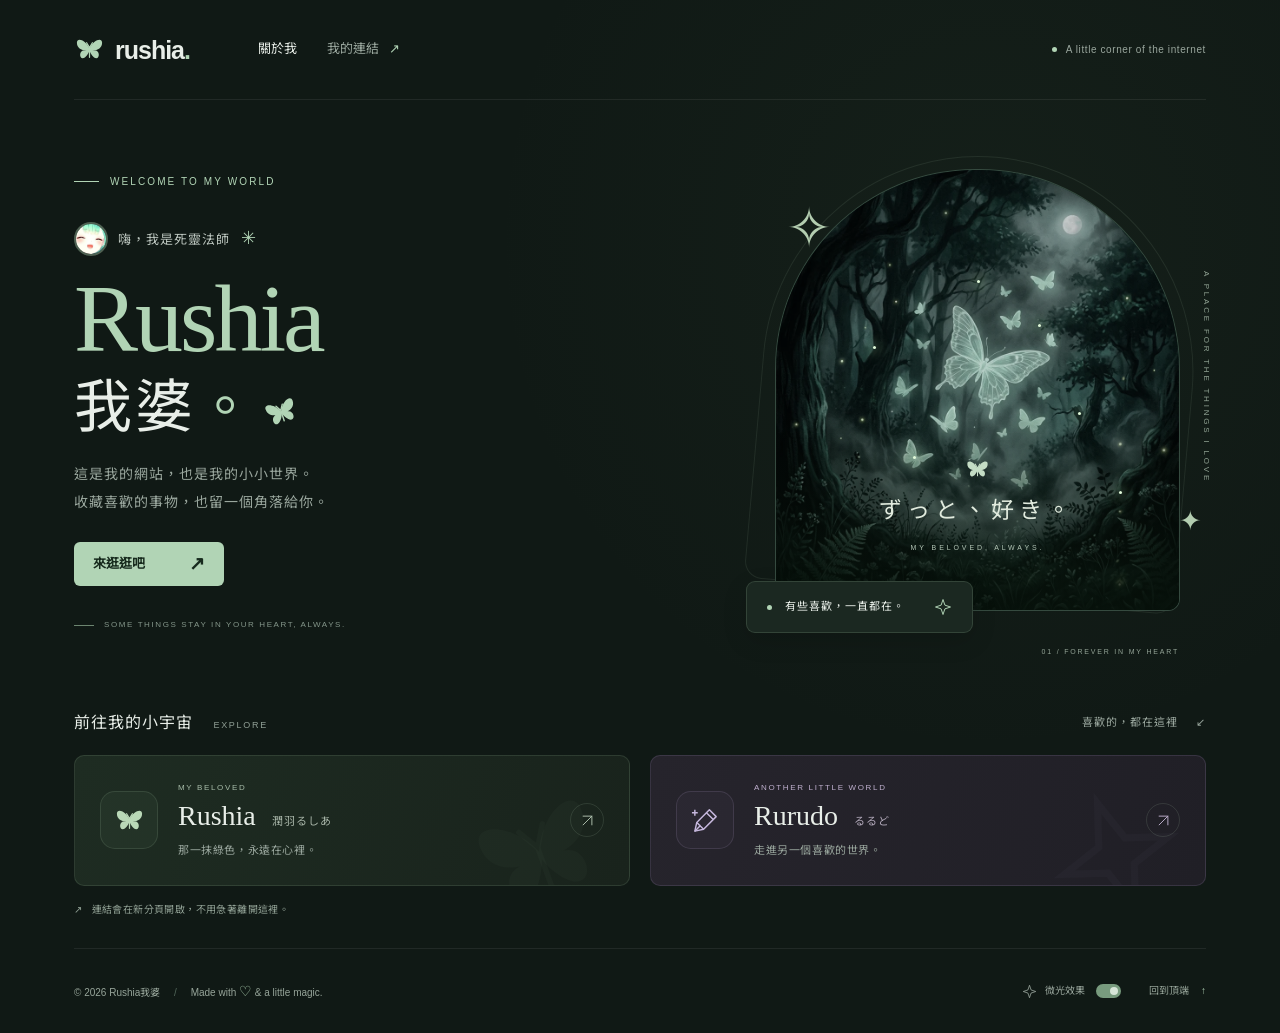
<file: index.html>
<!doctype html>
<html lang="zh-Hant" prefix="og: http://ogp.me/ns#">
  <head>
    <meta charset="UTF-8" />
    <meta name="viewport" content="width=device-width, initial-scale=1.0" />
    <meta
      name="description"
      content="Rushia我婆 — 死靈法師的小小世界。收藏喜歡的事物，也留一個角落給你。"
    />
    <meta name="theme-color" content="#101915" />
    <meta property="og:title" content="Rushia我婆 · 死靈法師" />
    <meta
      property="og:description"
      content="死靈法師的小小世界。收藏喜歡的事物，也留一個角落給你。"
    />
    <meta
      property="og:url"
      content="https://rushiaismywaifu.github.io/aboutme/"
    />
    <meta
      property="og:image"
      content="https://rushiaismywaifu.github.io/aboutme/assets/avatar.png"
    />
    <meta property="og:type" content="website" />
    <meta property="og:site_name" content="Rushia My Beloved" />
    <link rel="icon" href="assets/favicon.png" type="image/png" sizes="32x32" />
    <link rel="icon" href="assets/favicon.svg" type="image/svg+xml" sizes="any" />
    <link rel="stylesheet" href="style.css" />
    <script src="cursor.js" defer></script>
    <script src="main.js" defer></script>
    <title>Rushia我婆 · 死靈法師的小小世界</title>
  </head>
  <body>
    <a class="skip-link" href="#main">跳至主要內容</a>
    <svg
      class="icon-library"
      xmlns="http://www.w3.org/2000/svg"
      aria-hidden="true"
    >
      <symbol id="butterfly" viewBox="0 0 32 32">
        <path
          d="M16 15C12 6 3 3 3 9c0 5 4 8 10 8C5 15 5 25 9 25c3 0 6-5 7-8 1 3 4 8 7 8 4 0 4-10-4-8 6 0 10-3 10-8 0-6-9-3-13 6Z"
          fill="currentColor"
        />
        <path
          d="M16 14v10m0-10-3-5m3 5 3-5"
          fill="none"
          stroke="currentColor"
          stroke-width="1.3"
          stroke-linecap="round"
        />
      </symbol>
      <symbol id="arrow" viewBox="0 0 24 24">
        <path
          d="M5 19 19 5M5 5h14v14"
          fill="none"
          stroke="currentColor"
          stroke-width="1.5"
          stroke-linecap="round"
          stroke-linejoin="round"
        />
      </symbol>
      <symbol id="sparkle" viewBox="0 0 24 24">
        <path
          d="m12 2 2.5 7.5L22 12l-7.5 2.5L12 22l-2.5-7.5L2 12l7.5-2.5Z"
          fill="none"
          stroke="currentColor"
          stroke-width="1.3"
        />
      </symbol>
    </svg>
    <div class="site-shell">
      <header class="site-header">
        <a class="brand" href="#" aria-label="Rushia 首頁"
          ><svg aria-hidden="true"><use href="#butterfly" /></svg
          ><span>rushia<span class="brand-dot">.</span></span></a
        >
        <nav aria-label="主要導覽">
          <a class="nav-about" href="#about">關於我</a
          ><a href="#links">我的連結 <span aria-hidden="true">↗</span></a>
        </nav>
        <span class="header-note"><i></i> A little corner of the internet</span>
      </header>
      <main id="main">
        <section class="hero" id="about" aria-labelledby="hero-title">
          <div class="hero-copy">
            <div class="eyebrow">
              <span class="short-line"></span> WELCOME TO MY WORLD
            </div>
            <div class="profile-label">
              <img
                src="assets/avatar.png"
                alt="微笑的 Rushia 頭像"
                width="36"
                height="36"
              /><span
                >嗨，我是死靈法師
                <span class="wave" aria-hidden="true">✳</span></span
              >
            </div>
            <h1 id="hero-title">
              <span class="name">Rushia</span
              ><span class="chinese-title"
                >我婆<span class="title-period">。</span
                ><svg aria-hidden="true"><use href="#butterfly" /></svg
              ></span>
            </h1>
            <p class="intro">
              這是我的網站，也是我的小小世界。<br />收藏喜歡的事物，也留一個角落給你。
            </p>
            <a class="explore-button" href="#links"
              >來逛逛吧 <span aria-hidden="true">↗</span></a
            >
            <div class="hero-caption">
              <span></span> SOME THINGS STAY IN YOUR HEART, ALWAYS.
            </div>
          </div>
          <div class="hero-art">
            <div class="art-orbit" aria-hidden="true"></div>
            <span class="art-coordinate" aria-hidden="true"
              >A PLACE FOR THE THINGS I LOVE</span
            >
            <div class="art-window">
              <img
                class="forest"
                src="assets/forest.webp"
                alt="月光下的幽靜森林，薄荷綠蝴蝶與微光在霧中飛舞"
                width="928"
                height="1152"
                fetchpriority="high"
              />
              <div class="fireflies" aria-hidden="true">
                <i></i><i></i><i></i><i></i><i></i><i></i>
              </div>
              <div class="art-text">
                <svg aria-hidden="true"><use href="#butterfly" /></svg
                ><span>ずっと、好き。</span><small>MY BELOVED, ALWAYS.</small>
              </div>
            </div>
            <span class="art-star star-one" aria-hidden="true">✧</span
            ><span class="art-star star-two" aria-hidden="true">✦</span>
            <div class="memory-label">
              <span class="status-dot"></span> 有些喜歡，一直都在。<svg
                aria-hidden="true"
              >
                <use href="#sparkle" />
              </svg>
            </div>
            <span class="art-index" aria-hidden="true"
              >01 / FOREVER IN MY HEART</span
            >
          </div>
        </section>
        <section class="links-section" id="links" aria-labelledby="links-title">
          <div class="section-heading">
            <h2 id="links-title">前往我的小宇宙 <span>EXPLORE</span></h2>
            <span class="section-note"
              >喜歡的，都在這裡 <span aria-hidden="true">↙</span></span
            >
          </div>
          <div class="link-grid">
            <a
              class="world-card rushia-card"
              href="https://rushiaismywaifu.github.io"
              target="_blank"
              rel="noopener noreferrer"
              aria-label="前往 Rushia 網站（在新分頁開啟）"
            >
              <span class="card-icon"
                ><svg aria-hidden="true"><use href="#butterfly" /></svg
              ></span>
              <div class="card-copy">
                <div class="card-kicker">MY BELOVED</div>
                <h3>Rushia <span>潤羽るしあ</span></h3>
                <p>那一抹綠色，永遠在心裡。</p>
              </div>
              <span class="card-arrow"
                ><svg aria-hidden="true"><use href="#arrow" /></svg
              ></span>
              <svg class="card-decoration" aria-hidden="true">
                <use href="#butterfly" />
              </svg>
            </a>
            <a
              class="world-card rurudo-card"
              href="https://chikenscrach.github.io"
              target="_blank"
              rel="noopener noreferrer"
              aria-label="前往 Rurudo 網站（在新分頁開啟）"
            >
              <span class="card-icon"
                ><svg aria-hidden="true" viewBox="0 0 32 32">
                  <path
                    d="m20 5 7 7-13 13-9 2 2-9Z"
                    fill="none"
                    stroke="currentColor"
                    stroke-width="1.5"
                    stroke-linejoin="round"
                  />
                  <path
                    d="m17 8 7 7M7 18l7 7M5 27l6-6"
                    stroke="currentColor"
                    stroke-width="1.5"
                  />
                  <path
                    d="M5 5v6M2 8h6"
                    stroke="currentColor"
                    stroke-width="1.5"
                  /></svg
              ></span>
              <div class="card-copy">
                <div class="card-kicker">ANOTHER LITTLE WORLD</div>
                <h3>Rurudo <span>るるど</span></h3>
                <p>走進另一個喜歡的世界。</p>
              </div>
              <span class="card-arrow"
                ><svg aria-hidden="true"><use href="#arrow" /></svg
              ></span>
              <svg class="card-decoration" aria-hidden="true">
                <use href="#sparkle" />
              </svg>
            </a>
          </div>
          <p class="links-hint">
            <span aria-hidden="true">↗</span>
            連結會在新分頁開啟，不用急著離開這裡。
          </p>
        </section>
      </main>
      <footer class="site-footer">
        <p>
          © <span id="year">2026</span> Rushia我婆
          <span class="footer-divider">/</span> Made with
          <span class="heart">♡</span> & a little magic.
        </p>
        <button
          class="ambience-toggle"
          id="ambience-toggle"
          type="button"
          aria-pressed="false"
          hidden
        >
          <svg aria-hidden="true"><use href="#sparkle" /></svg>微光效果<span
            class="toggle-track"
            aria-hidden="true"
          ></span
          ><span id="ambience-state" class="sr-only">關閉</span></button
        ><a class="back-top" href="#" aria-label="回到頁首"
          >回到頂端 <span aria-hidden="true">↑</span></a
        >
      </footer>
    </div>
  </body>
</html>
</file>
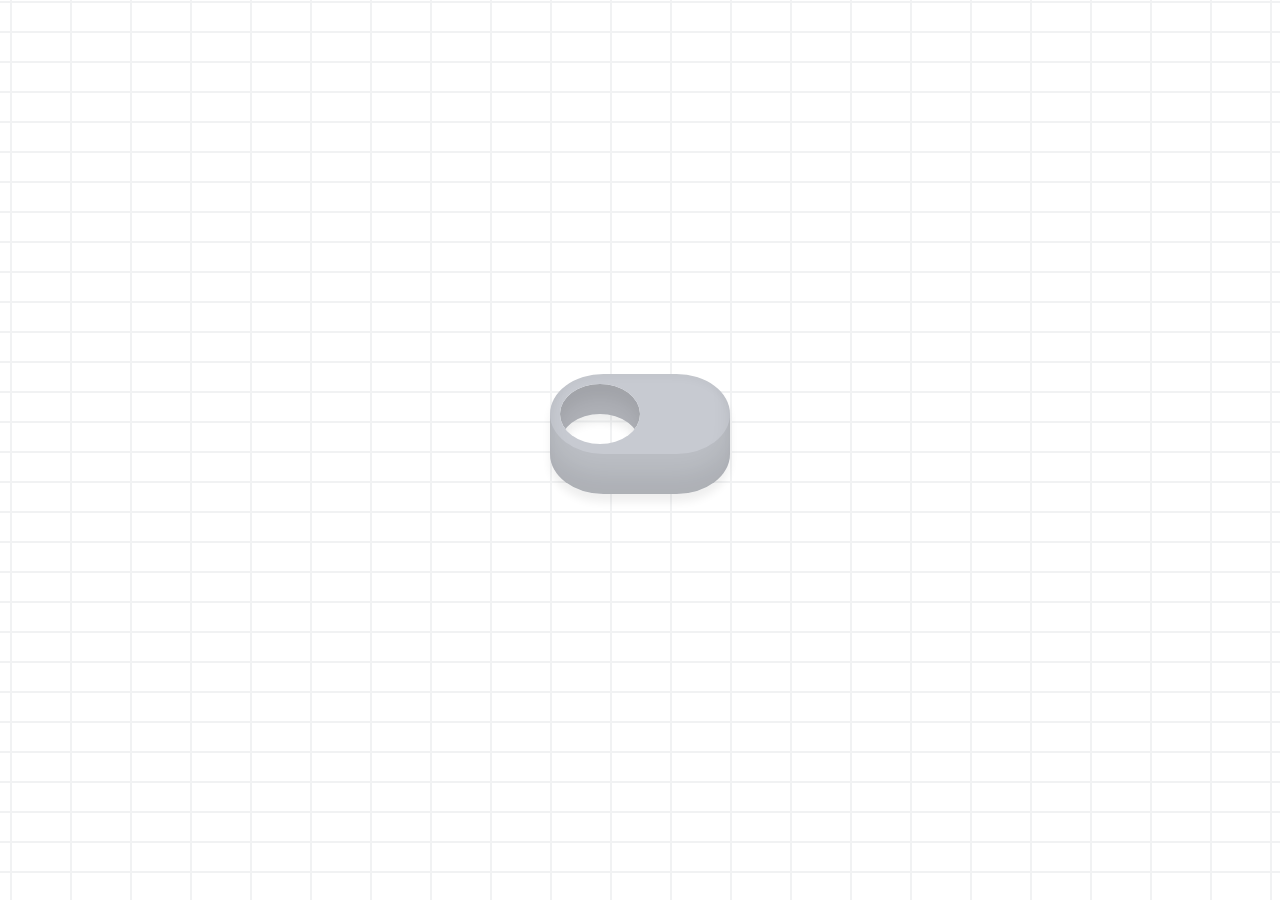
<file: test.html>
<!DOCTYPE html>
<html lang="zh-Hant">
<head>
  <meta charset="UTF-8">
  <meta name="viewport" content="width=device-width, initial-scale=1.0">
  <title>Toggle Switch</title>
  <style>
    /* ===== 1. 設計令牌集中管理 ===== */
    :root {
      --grid-color: #f1f2f3;
      --bg-color: #fff;
      --toggle-off: #c7cad1;
      --toggle-mid: #829ad6;
      --toggle-on: #255ff4;
      --duration: 0.5s;
      --easing: cubic-bezier(0.6, 0, 0.4, 1);
    }

    /* ===== 2. 暗色模式只需覆寫變數 ===== */
    @media (prefers-color-scheme: dark) {
      :root {
        --grid-color: #3a3d46;
        --bg-color: #2e3138;
        --toggle-off: #5c6270;
        --toggle-mid: #3d5fb6;
      }
    }

    /* ===== 3. Reset 含 ::before/::after ===== */
    *,
    *::before,
    *::after {
      border: 0;
      box-sizing: border-box;
      margin: 0;
      padding: 0;
    }

    /* ===== 4. Body ===== */
    body {
      font: 80px / 1.5 sans-serif;
      background-image:
        linear-gradient(90deg, var(--grid-color) 2px, transparent 2px),
        linear-gradient(var(--grid-color) 2px, var(--bg-color) 2px);
      background-size: 0.75em 0.375em;
      background-position: 50% calc(50% + 0.2em);
      display: grid;
      place-items: center;
      min-height: 100vh;
      min-height: 100dvh; /* 現代瀏覽器優先採用 dvh */
    }

    /* ===== 5. 無障礙：螢幕閱讀器專用文字 ===== */
    .sr-only {
      position: absolute;
      width: 1px;
      height: 1px;
      margin: -1px;
      overflow: hidden;
      clip-path: inset(50%);
      white-space: nowrap;
    }

    /* ===== 6. Toggle 元件 ===== */
    .toggle {
      font: inherit; /* 確保 em 單位與 body 一致 */
      animation: bg-off var(--duration) var(--easing);
      background-color: var(--toggle-off);
      border-radius: 0.67em / 0.5em;
      box-shadow:
        0 0.05em 0.1em #00000007 inset,
        0 -0.25em 0.25em #0001 inset,
        0 -0.5em 0 #0001 inset,
        0 0.1em 0.1em #0001;
      cursor: pointer;
      position: relative;
      width: 2.25em;
      height: 1.5em;
      appearance: none;
      -webkit-tap-highlight-color: transparent;
    }

    .toggle::before {
      content: "";
      animation: handle-off var(--duration) var(--easing);
      background-image:
        linear-gradient(90deg, var(--grid-color) 2px, transparent 2px),
        linear-gradient(var(--grid-color) 2px, var(--bg-color) 2px);
      background-attachment: fixed;
      background-size: 0.75em 0.375em;
      background-position: 50% calc(50% - 0.1875em);
      border-radius: 0.5em / 0.375em;
      box-shadow:
        0 0.175em 0.175em 0 #0001 inset,
        0 0.375em 0 #0002 inset,
        0 0.375em 0 var(--toggle-off) inset,
        0 0.475em 0.1em #0001 inset;
      display: block;
      position: absolute;
      top: 0.125em;
      left: 0.125em;
      width: 1em;
      height: 0.75em;
    }

    /* Checked 狀態 */
    .toggle:checked {
      animation: bg-on var(--duration) var(--easing) forwards;
    }

    .toggle:checked::before {
      animation: handle-on var(--duration) var(--easing) forwards;
    }

    /* 7. 鍵盤 focus 可見指示（取代 outline:none） */
    .toggle:focus-visible {
      outline: 3px solid var(--toggle-on);
      outline-offset: 4px;
    }

    /* 8. data 屬性取代 class 控制初始狀態 */
    .toggle[data-pristine],
    .toggle[data-pristine]::before {
      animation: none;
    }

    /* 9. 尊重使用者動態偏好 */
    @media (prefers-reduced-motion: reduce) {
      .toggle,
      .toggle::before {
        animation: none !important;
      }
    }

    /* ===== Animations ===== */
    @keyframes bg-off {
      from  { background-color: var(--toggle-on); }
      50%   { background-color: var(--toggle-mid); }
      to    { background-color: var(--toggle-off); }
    }

    @keyframes bg-on {
      from  { background-color: var(--toggle-off); }
      50%   { background-color: var(--toggle-mid); }
      to    { background-color: var(--toggle-on); }
    }

    @keyframes handle-off {
      from {
        box-shadow:
          0 0.175em 0.175em 0 #0001 inset,
          0 0.375em 0 #0002 inset,
          0 0.375em 0 var(--toggle-on) inset,
          0 0.475em 0.1em #0001 inset;
        left: 1.125em;
        width: 1em;
      }
      50% {
        box-shadow:
          0 0.175em 0.175em 0 #0001 inset,
          0 0.375em 0 #0002 inset,
          0 0.375em 0 var(--toggle-mid) inset,
          0 0.475em 0.1em #0001 inset;
        left: 0.125em;
        width: 2em;
      }
      to {
        box-shadow:
          0 0.175em 0.175em 0 #0001 inset,
          0 0.375em 0 #0002 inset,
          0 0.375em 0 var(--toggle-off) inset,
          0 0.475em 0.1em #0001 inset;
        left: 0.125em;
        width: 1em;
      }
    }

    @keyframes handle-on {
      from {
        box-shadow:
          0 0.175em 0.175em 0 #0001 inset,
          0 0.375em 0 #0002 inset,
          0 0.375em 0 var(--toggle-off) inset,
          0 0.475em 0.1em #0001 inset;
        left: 0.125em;
        width: 1em;
      }
      50% {
        box-shadow:
          0 0.175em 0.175em 0 #0001 inset,
          0 0.375em 0 #0002 inset,
          0 0.375em 0 var(--toggle-mid) inset,
          0 0.475em 0.1em #0001 inset;
        left: 0.125em;
        width: 2em;
      }
      to {
        box-shadow:
          0 0.175em 0.175em 0 #0001 inset,
          0 0.375em 0 #0002 inset,
          0 0.375em 0 var(--toggle-on) inset,
          0 0.475em 0.1em #0001 inset;
        left: 1.125em;
        width: 1em;
      }
    }
  </style>
</head>
<body>

  <!-- 10. 語意化：label 包裹 + role="switch" -->
  <label>
    <span class="sr-only">切換開關</span>
    <input type="checkbox" class="toggle" role="switch" data-pristine>
  </label>

  <script>
    // 11. 精簡 JS：只執行一次就夠了
    const toggle = document.querySelector(".toggle");
    toggle.addEventListener("click", () => {
      toggle.removeAttribute("data-pristine");
    }, { once: true });
  </script>

</body>
</html>
</file>
<file: style.css>
/* Local subset covers the page's CJK text; new glyphs use system fallbacks.
   Noto Sans TC is licensed under the SIL OFL (assets/OFL.txt). */
@font-face {
  font-family: "Site Noto TC";
  src: url("assets/noto-tc-subset.woff2") format("woff2");
  font-style: normal;
  font-weight: 400;
  font-display: swap;
  unicode-range: U+3000-9FFF, U+FF00-FFEF;
}
/* Shared palette and layout tokens; no external runtime dependencies. */
:root {
  color-scheme: dark;
  --bg: #101915;
  --text: #e8eee8;
  --muted: #99a69d;
  --mint: #b1d4b5;
  --line: #ffffff12;
  --serif: Georgia, "Times New Roman", "Site Noto TC", serif;
}
* {
  box-sizing: border-box;
}
html {
  scroll-behavior: smooth;
  scroll-padding-top: 32px;
}
body {
  margin: 0;
  background: var(--bg);
  color: var(--text);
  font-family:
    -apple-system, BlinkMacSystemFont, "Segoe UI", "Site Noto TC",
    "Noto Sans TC", "Microsoft JhengHei", sans-serif;
  font-size: 14px;
  line-height: 1.6;
  -webkit-font-smoothing: antialiased;
}
body::before {
  content: "";
  position: absolute;
  top: 0;
  right: 0;
  width: 65%;
  height: 800px;
  background: radial-gradient(ellipse at 65% 30%, #54745312, transparent 65%);
  pointer-events: none;
  z-index: -1;
}
a {
  color: inherit;
  text-decoration: none;
}
button {
  font: inherit;
}
svg {
  width: 24px;
  height: 24px;
  flex-shrink: 0;
}
a,
button {
  -webkit-tap-highlight-color: transparent;
}
a:focus-visible,
button:focus-visible {
  outline: 2px solid var(--mint);
  outline-offset: 6px;
  border-radius: 4px;
}
::selection {
  background: #b1d4b5;
  color: #101915;
}
.icon-library {
  position: absolute;
  width: 0;
  height: 0;
  overflow: hidden;
}
.site-shell {
  max-width: 1240px;
  margin: 0 auto;
  padding: 0 54px;
}
.site-header {
  height: 100px;
  display: flex;
  align-items: center;
  border-bottom: 1px solid var(--line);
  gap: 68px;
}
.brand {
  display: inline-flex;
  align-items: center;
  gap: 10px;
  font-size: 25px;
  letter-spacing: -1px;
  font-weight: 600;
}
.brand > svg {
  color: var(--mint);
  width: 31px;
  height: 31px;
}
.brand-dot {
  color: var(--mint);
}
nav {
  display: flex;
  gap: 30px;
  font-size: 13px;
}
nav a {
  color: var(--muted);
  transition: color 0.2s;
}
nav a:hover {
  color: var(--text);
}
nav .nav-about {
  color: var(--text);
}
nav a span {
  margin-left: 6px;
  color: var(--mint);
}
.header-note {
  margin-left: auto;
  font-size: 10px;
  letter-spacing: 0.6px;
  color: #99a69d;
  display: flex;
  align-items: center;
  gap: 9px;
}
.header-note i,
.status-dot {
  width: 5px;
  height: 5px;
  border-radius: 50%;
  background: var(--mint);
  display: inline-block;
}
.hero {
  display: grid;
  grid-template-columns: 1.06fr 1fr;
  gap: 64px;
  align-items: center;
  padding: 62px 0 56px;
  min-height: 600px;
}
.eyebrow {
  font-size: 10px;
  letter-spacing: 2.1px;
  color: var(--mint);
  display: flex;
  align-items: center;
  gap: 11px;
}
.short-line {
  width: 25px;
  height: 1px;
  background: var(--mint);
}
.profile-label {
  display: flex;
  align-items: center;
  gap: 10px;
  margin-top: 32px;
  font-size: 13px;
  letter-spacing: 1px;
  color: #bbc5be;
}
.profile-label img {
  border: 2px solid #aacead66;
  border-radius: 50%;
  width: 34px;
  height: 34px;
}
.wave {
  color: var(--mint);
  font-size: 18px;
  margin-left: 6px;
}
h1 {
  font-weight: 400;
  margin: 13px 0 22px;
  line-height: 1.05;
  letter-spacing: -3px;
}
.name {
  font-family: var(--serif);
  font-size: clamp(68px, 7.5vw, 100px);
  display: block;
  color: var(--mint);
  font-weight: 400;
}
.chinese-title {
  display: flex;
  align-items: center;
  font-size: 58px;
  letter-spacing: 3px;
  font-weight: 500;
  margin-top: 7px;
}
.title-period {
  color: var(--mint);
}
.chinese-title svg {
  width: 35px;
  height: 35px;
  transform: rotate(-18deg);
  color: var(--mint);
  margin: 10px 0 0 7px;
}
.intro {
  font-size: 14px;
  line-height: 2;
  letter-spacing: 1px;
  color: var(--muted);
  margin: 0 0 26px;
}
.explore-button {
  display: inline-flex;
  align-items: center;
  justify-content: space-between;
  gap: 44px;
  background: var(--mint);
  color: #172a1d;
  border-radius: 6px;
  padding: 12px 19px;
  font-size: 13px;
  font-weight: 600;
  transition:
    background 0.2s,
    transform 0.2s;
}
.explore-button:hover {
  background: #c8e7ca;
  transform: translateY(-2px);
}
.explore-button span {
  font-size: 19px;
  line-height: 1;
}
.hero-caption {
  display: flex;
  align-items: center;
  gap: 10px;
  color: #84968a;
  font-size: 8px;
  letter-spacing: 1.6px;
  margin-top: 33px;
}
.hero-caption > span {
  height: 1px;
  width: 20px;
  background: #6c8570;
}
.hero-art {
  position: relative;
  max-width: 440px;
  width: 100%;
  justify-self: end;
  padding: 0 26px 26px 9px;
}
.art-window {
  height: 442px;
  position: relative;
  overflow: hidden;
  border-radius: 200px 200px 12px 12px;
  border: 1px solid #aec9ad30;
  background: #182c25;
}
.forest {
  display: block;
  width: 100%;
  height: 100%;
  object-fit: cover;
  filter: brightness(0.85) saturate(0.72);
}
.art-window::after {
  content: "";
  position: absolute;
  inset: 0;
  background: linear-gradient(transparent 55%, #07120bdd);
}
.art-orbit {
  position: absolute;
  inset: -13px 13px 40px -4px;
  border: 1px solid #b6cfb719;
  border-radius: 220px 220px 18px 18px;
  transform: rotate(5deg);
  pointer-events: none;
}
.art-coordinate {
  position: absolute;
  right: -6px;
  top: 102px;
  writing-mode: vertical-rl;
  font-size: 8px;
  letter-spacing: 2.8px;
  color: #91a394;
}
.art-text {
  position: absolute;
  bottom: 57px;
  left: 0;
  right: 0;
  z-index: 1;
  display: flex;
  align-items: center;
  flex-direction: column;
}
.art-text svg {
  width: 25px;
  height: 25px;
  color: #c4ddc5;
  margin-bottom: 11px;
}
.art-text > span {
  font-family: var(--serif);
  font-size: 23px;
  letter-spacing: 5px;
  color: #e0eadd;
}
.art-text small {
  font-size: 7px;
  letter-spacing: 2.9px;
  margin-top: 12px;
  color: #b4c6b7;
}
.art-star {
  position: absolute;
  color: #b3cdb0;
  font-family: var(--serif);
  line-height: 1;
}
.star-one {
  font-size: 55px;
  top: 32px;
  left: 20px;
}
.star-two {
  font-size: 27px;
  bottom: 102px;
  right: 4px;
}
.memory-label {
  position: absolute;
  bottom: 4px;
  left: -20px;
  display: flex;
  align-items: center;
  gap: 13px;
  padding: 16px 20px;
  background: #1b2821;
  border: 1px solid #a7c9a52c;
  border-radius: 9px;
  box-shadow: 0 8px 25px #0002;
  font-size: 11px;
  letter-spacing: 1px;
}
.memory-label svg {
  width: 18px;
  height: 18px;
  color: var(--mint);
  margin-left: 16px;
}
.art-index {
  position: absolute;
  bottom: -20px;
  right: 27px;
  font-size: 7px;
  letter-spacing: 1.8px;
  color: #93a396;
}
.links-section {
  padding: 10px 0 30px;
  scroll-margin-top: 25px;
}
.section-heading {
  display: flex;
  align-items: center;
  justify-content: space-between;
  margin-bottom: 19px;
}
.section-heading h2 {
  font-size: 16px;
  font-weight: 500;
  letter-spacing: 1px;
  margin: 0;
}
.section-heading h2 span {
  font-size: 9px;
  letter-spacing: 1.7px;
  color: #8f9e94;
  font-weight: 400;
  margin-left: 15px;
}
.section-note {
  color: var(--muted);
  font-size: 11px;
  letter-spacing: 1px;
}
.section-note > span {
  margin-left: 14px;
}
.link-grid {
  display: grid;
  grid-template-columns: 1fr 1fr;
  gap: 20px;
}
.world-card {
  display: flex;
  align-items: center;
  gap: 20px;
  padding: 26px 25px;
  position: relative;
  overflow: hidden;
  border: 1px solid #9ec49f26;
  border-radius: 10px;
  background: linear-gradient(110deg, #1e2c22, #19231c);
  transition:
    transform 0.2s,
    border-color 0.2s,
    background 0.2s;
}
.world-card:hover {
  transform: translateY(-4px);
  border-color: #a9cfa565;
  background: #223328;
}
.card-icon {
  width: 58px;
  height: 58px;
  border-radius: 15px;
  display: grid;
  place-items: center;
  color: #b9d8b7;
  border: 1px solid #b4dbb322;
  background: #afdaad0b;
  flex-shrink: 0;
}
.card-icon svg {
  width: 31px;
  height: 31px;
}
.card-copy {
  position: relative;
  z-index: 1;
}
.card-kicker {
  font-size: 8px;
  letter-spacing: 1.65px;
  color: #a7bca9;
}
.card-copy h3 {
  font-family: var(--serif);
  font-size: 28px;
  font-weight: 400;
  line-height: 1.3;
  margin: 4px 0 7px;
}
.card-copy h3 span {
  font-family: Arial, "Site Noto TC", sans-serif;
  font-size: 11px;
  color: #a9b6a9;
  letter-spacing: 1px;
  margin-left: 9px;
}
.card-copy p {
  font-size: 11px;
  letter-spacing: 0.6px;
  color: var(--muted);
  margin: 0;
}
.card-arrow {
  display: grid;
  place-items: center;
  width: 34px;
  height: 34px;
  border: 1px solid #b7d4b323;
  border-radius: 50%;
  margin-left: auto;
  color: #b3c4b2;
  flex-shrink: 0;
  z-index: 1;
  transition:
    background 0.2s,
    transform 0.2s;
}
.card-arrow svg {
  width: 15px;
  height: 15px;
}
.world-card:hover .card-arrow {
  background: #b1d4b517;
  transform: rotate(8deg);
}
.card-decoration {
  position: absolute;
  width: 133px;
  height: 133px;
  right: 22px;
  bottom: -37px;
  transform: rotate(-20deg);
  color: #ccebc906;
  pointer-events: none;
}
.rurudo-card {
  background: linear-gradient(110deg, #26242c, #201f26);
  border-color: #b2a1d328;
}
.rurudo-card:hover {
  background: #2c2934;
  border-color: #baa8d867;
}
.rurudo-card .card-icon {
  color: #c5b7dc;
  border-color: #c2b0e124;
  background: #c3b0e109;
}
.rurudo-card .card-kicker,
.rurudo-card .card-arrow {
  color: #bfb0ce;
}
.rurudo-card .card-copy h3 span {
  color: #b3aabb;
}
.rurudo-card .card-decoration {
  color: #cbbbdf06;
}
.links-hint {
  margin: 16px 0 0;
  font-size: 10px;
  letter-spacing: 0.4px;
  color: #90a094;
}
.links-hint span {
  margin-right: 6px;
}
.site-footer {
  border-top: 1px solid var(--line);
  min-height: 85px;
  display: flex;
  align-items: center;
  gap: 28px;
  font-size: 10px;
  color: #96a499;
}
.site-footer p {
  margin: 0;
}
.footer-divider {
  margin: 0 11px;
  color: #53675b;
}
.heart {
  color: var(--mint);
  font-size: 14px;
}
.ambience-toggle {
  display: flex;
  align-items: center;
  gap: 8px;
  background: none;
  border: 0;
  padding: 12px 0;
  color: var(--muted);
  font-size: 10px;
  cursor: pointer;
  margin-left: auto;
  min-height: 44px;
}
.ambience-toggle[hidden] {
  display: none;
}
.ambience-toggle > svg {
  width: 15px;
  height: 15px;
}
.toggle-track {
  width: 25px;
  height: 14px;
  border-radius: 20px;
  background: #435249;
  position: relative;
  margin-left: 3px;
}
.toggle-track::before {
  content: "";
  position: absolute;
  left: 3px;
  top: 3px;
  width: 8px;
  height: 8px;
  border-radius: 50%;
  background: #d7e5d8;
  transition: transform 0.2s;
}
.ambience-toggle[aria-pressed="true"] .toggle-track {
  background: #789b7e;
}
.ambience-toggle[aria-pressed="true"] .toggle-track::before {
  transform: translateX(11px);
}
.back-top {
  padding: 12px 0;
  white-space: nowrap;
}
.back-top span {
  margin-left: 9px;
  color: var(--mint);
}
.sr-only {
  position: absolute;
  width: 1px;
  height: 1px;
  padding: 0;
  margin: -1px;
  overflow: hidden;
  clip-path: inset(50%);
  white-space: nowrap;
}
.skip-link {
  position: fixed;
  top: 12px;
  left: 20px;
  transform: translateY(-160%);
  background: var(--mint);
  color: var(--bg);
  padding: 12px 20px;
  z-index: 10;
  border-radius: 6px;
}
.skip-link:focus {
  transform: translateY(0);
}
/* Opt-in ambient motion. Static artwork remains intact without JavaScript. */
.fireflies {
  display: none;
  position: absolute;
  inset: 0;
  z-index: 1;
  pointer-events: none;
}
.effects-on .fireflies {
  display: block;
}
.fireflies i {
  position: absolute;
  left: 24%;
  top: 40%;
  width: 3px;
  height: 3px;
  border-radius: 50%;
  background: #e2fada;
  box-shadow: 0 0 12px 4px #bcf7bb42;
  animation: float-light 6s ease-in-out infinite;
}
.fireflies i:nth-child(2) {
  left: 75%;
  top: 55%;
  animation-delay: -2s;
}
.fireflies i:nth-child(3) {
  left: 50%;
  top: 25%;
  animation-delay: -4s;
}
.fireflies i:nth-child(4) {
  left: 34%;
  top: 65%;
  animation-delay: -1s;
}
.fireflies i:nth-child(5) {
  left: 65%;
  top: 35%;
  animation-delay: -3s;
}
.fireflies i:nth-child(6) {
  left: 85%;
  top: 73%;
  animation-delay: -5s;
}
.page-hidden .fireflies i {
  animation-play-state: paused;
}
@keyframes float-light {
  0%,
  100% {
    transform: translate(0, 0);
    opacity: 0.15;
  }
  50% {
    transform: translate(8px, -18px);
    opacity: 0.85;
  }
}
@media (min-width: 1450px) {
  .site-shell {
    max-width: 1320px;
    padding: 0 64px;
  }
  .hero {
    padding-top: 78px;
    padding-bottom: 75px;
    gap: 85px;
  }
  .hero-art {
    max-width: 460px;
  }
  .art-window {
    height: 475px;
  }
  .name {
    font-size: 110px;
  }
  .chinese-title {
    font-size: 64px;
  }
}
@media (max-width: 1000px) {
  .site-shell {
    padding: 0 32px;
  }
  .site-header {
    gap: 45px;
  }
  .header-note {
    font-size: 9px;
    letter-spacing: 0;
  }
  .hero {
    gap: 28px;
  }
  .art-window {
    height: 410px;
  }
  .hero-art {
    padding-right: 18px;
  }
  .chinese-title {
    font-size: 50px;
  }
  .world-card {
    padding: 22px 18px;
    gap: 14px;
  }
  .card-icon {
    width: 46px;
    height: 50px;
  }
  .card-copy h3 {
    font-size: 25px;
  }
  .card-copy h3 span {
    font-size: 9px;
    margin-left: 4px;
  }
  .hero-caption {
    font-size: 7px;
    letter-spacing: 1px;
  }
  .memory-label {
    left: -7px;
  }
}
@media (max-width: 760px) {
  .site-shell {
    padding: 0 24px;
  }
  .site-header {
    height: 80px;
    gap: 25px;
    justify-content: space-between;
  }
  .header-note {
    display: none;
  }
  nav {
    gap: 24px;
  }
  .hero {
    grid-template-columns: 1fr;
    gap: 46px;
    padding: 40px 0 55px;
  }
  .hero-copy {
    max-width: 460px;
  }
  .name {
    font-size: 86px;
  }
  .chinese-title {
    font-size: 51px;
  }
  .hero-art {
    justify-self: center;
    max-width: 385px;
    margin-bottom: 12px;
  }
  .art-window {
    height: 400px;
  }
  .profile-label {
    margin-top: 25px;
  }
  .hero-caption {
    font-size: 8px;
    margin-top: 25px;
  }
  .hero-art .memory-label {
    left: 0;
  }
  .link-grid {
    grid-template-columns: 1fr;
    gap: 14px;
  }
  .world-card {
    padding: 25px 22px;
    gap: 20px;
  }
  .card-icon {
    width: 54px;
    height: 54px;
  }
  .card-copy h3 {
    font-size: 28px;
  }
  .card-copy h3 span {
    font-size: 11px;
    margin-left: 9px;
  }
  .section-heading h2 {
    font-size: 15px;
  }
  .section-heading h2 span {
    font-size: 8px;
    margin-left: 10px;
  }
  .section-note {
    display: none;
  }
  .site-footer {
    flex-wrap: wrap;
    gap: 0;
    justify-content: space-between;
    padding: 20px 0;
  }
  .site-footer p {
    flex-basis: 100%;
    margin-bottom: 8px;
    font-size: 9px;
  }
  .ambience-toggle {
    margin-left: 0;
  }
  .back-top {
    font-size: 10px;
  }
  .links-section {
    padding-bottom: 25px;
  }
}
@media (max-width: 360px) {
  .site-shell {
    padding: 0 18px;
  }
  .brand {
    font-size: 23px;
  }
  nav {
    gap: 16px;
    font-size: 12px;
  }
  .name {
    font-size: 76px;
  }
  .hero-caption {
    font-size: 6px;
  }
  .world-card {
    gap: 13px;
    padding: 20px 15px;
  }
  .card-copy h3 span {
    font-size: 9px;
  }
  .card-copy p {
    font-size: 10px;
  }
  .card-arrow {
    width: 29px;
    height: 29px;
  }
  .art-window {
    height: 360px;
  }
  .footer-divider {
    margin: 0 5px;
  }
}
@media (prefers-reduced-motion: reduce) {
  html {
    scroll-behavior: auto;
  }
  *,
  *::before,
  *::after {
    animation: none !important;
    transition: none !important;
  }
  .effects-on .fireflies {
    display: none;
  }
}

.ambience-toggle:disabled {
  cursor: not-allowed;
  opacity: 0.65;
}

/* Small, pooled cursor decorations; native pointer remains usable without JS. */
.pointer-effects {
  position: fixed;
  inset: 0;
  overflow: hidden;
  pointer-events: none;
  z-index: 20;
  contain: strict;
}
.pointer-effects[hidden] {
  display: none;
}
.pointer-halo,
.pointer-particle {
  position: absolute;
  top: 0;
  left: 0;
  pointer-events: none;
}
.pointer-halo::before {
  content: "";
  display: block;
  width: 28px;
  height: 28px;
  margin: -14px;
  border: 1px solid #b1d4b560;
  border-radius: 50%;
  background: radial-gradient(circle, #b1d4b528, #b1d4b505 70%);
  transition:
    transform 150ms ease,
    border-color 150ms ease;
}
.pointer-halo.is-interactive::before {
  transform: scale(1.4);
  border-color: #b1d4b5aa;
}
.pointer-particle {
  width: 4px;
  height: 4px;
  margin: -2px;
  border-radius: 50%;
  background: #c5e7c4;
  box-shadow: 0 0 5px #b1d4b580;
  opacity: 0;
}
@media (prefers-reduced-motion: reduce),
  (any-hover: none),
  (any-pointer: none) {
  /* JS also removes the high-frequency listener on unsupported devices. */
  .pointer-effects {
    display: none;
  }
}
</file>
